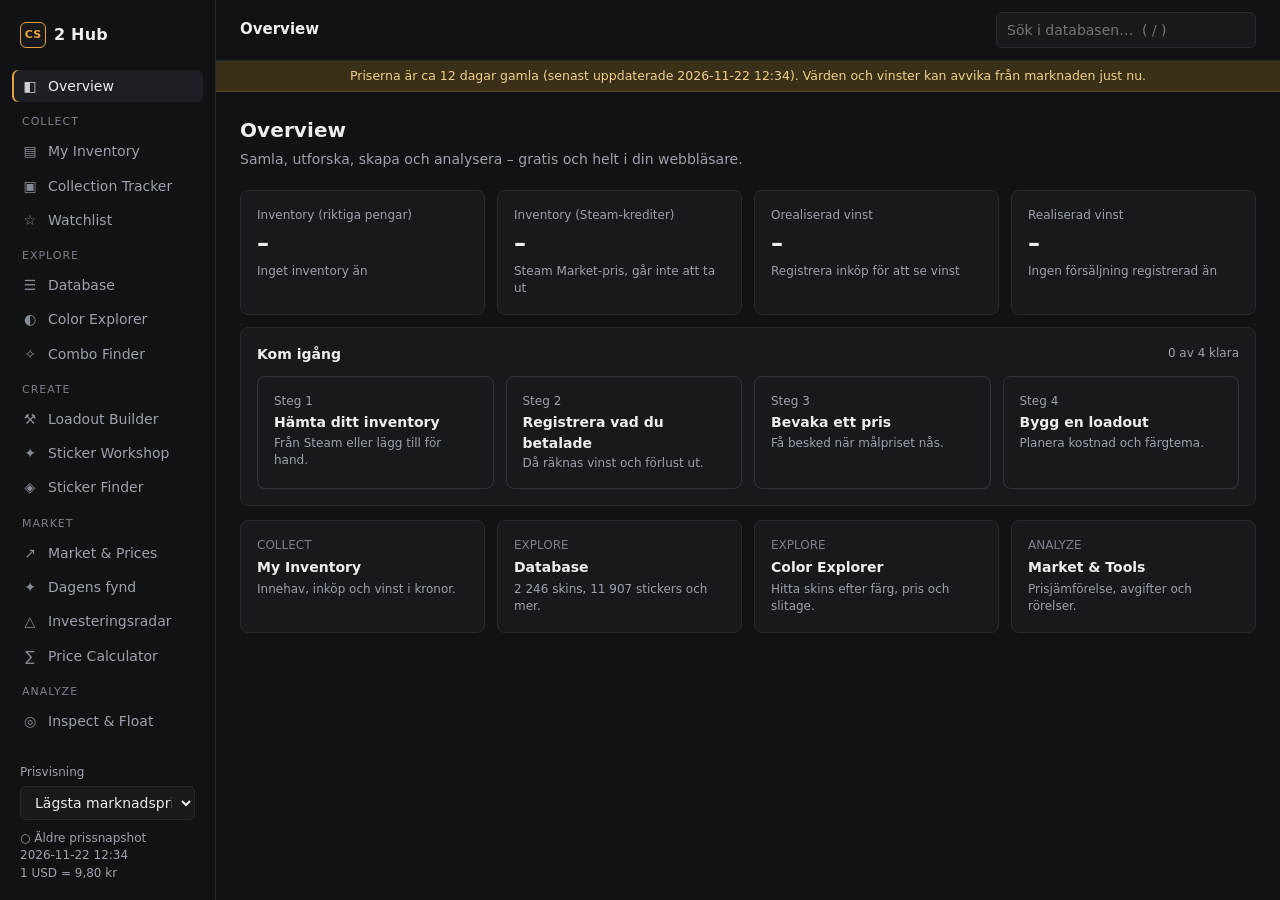
<file: site/index.html>
<!doctype html>
<html lang="sv">
<head>
<meta charset="utf-8">
<meta name="viewport" content="width=device-width, initial-scale=1, viewport-fit=cover">
<meta name="theme-color" content="#111214"><title>CS2 Hub</title>
<meta name="description" content="Gratis CS2-plattform: inventory, vinstspårning, skin-databas och färgutforskare.">
<link rel="icon" href="data:image/svg+xml,%3Csvg xmlns='http://www.w3.org/2000/svg' viewBox='0 0 32 32'%3E%3Crect width='32' height='32' rx='7' fill='%23181a1d'/%3E%3Cpath d='M9 22V10h6.5a3.5 3.5 0 0 1 0 7H12' fill='none' stroke='%23e8eaed' stroke-width='2.4'/%3E%3C/svg%3E">
<link rel="manifest" href="manifest.webmanifest">
<link rel="apple-touch-icon" href="icons/apple-touch-icon.png">
<script src="js/theme-boot.js"></script>
<!-- Starta hämtningen av data och kärnmoduler direkt, parallellt, i stället för att vänta på modulträdet (snabbare första laddning, särskilt på mobil) -->
<link rel="preload" as="fetch" href="data/skins.json" crossorigin>
<link rel="preload" as="fetch" href="data/stickers.json" crossorigin>
<link rel="preload" as="fetch" href="data/other.json" crossorigin>
<link rel="preload" as="fetch" href="data/collections.json" crossorigin>
<link rel="preload" as="fetch" href="data/prices.json" crossorigin>
<link rel="modulepreload" href="js/util.js"><link rel="modulepreload" href="js/data.js"><link rel="modulepreload" href="js/store.js"><link rel="modulepreload" href="js/search.js"><link rel="modulepreload" href="js/prefs.js">
<link rel="modulepreload" href="js/upkeep.js"><link rel="modulepreload" href="js/finance.js"><link rel="modulepreload" href="js/views/common.js"><link rel="modulepreload" href="js/backup-core.js"><link rel="modulepreload" href="js/pricing.js">
<link rel="preconnect" href="https://community.akamai.steamstatic.com"><link rel="preconnect" href="https://cdn.steamstatic.com">
<link rel="stylesheet" href="css/app.css">
</head>
<body>
<button type="button" class="skip" id="skipLink">Hoppa till innehållet</button>
<noscript><p style="padding:20px">CS2 Hub kräver JavaScript för att fungera.</p></noscript>
<div class="shell">
  <aside class="side" id="side">
    <a class="brand" href="#/overview"><span class="mark">CS</span><span>2 Hub</span></a>
    <nav id="nav"></nav>
    <div class="side-foot">
      <label class="muted small" for="priceMode" style="display:block;margin-bottom:4px">Prisvisning</label>
      <select class="inp" id="priceMode" style="width:100%;margin-bottom:10px"><option value="market">Lägsta marknadspris</option><option value="steam">Steam Market-pris</option></select>
      <div class="muted small" id="priceStatus">Priser laddas…</div>
      <div class="muted small" id="rateStatus"></div>
    </div>
  </aside>
  <main class="main">
    <header class="top">
      <button class="icon-btn menu-btn" id="menuBtn" aria-label="Meny">☰</button>
      <div class="top-title" id="topTitle"></div>
      <div class="top-actions">
        <input class="search" id="globalSearch" type="search" placeholder="Sök i databasen…  ( / )" autocomplete="off" aria-label="Sök i databasen">
      </div>
    </header>
    <div id="netBanner" class="netbanner" role="status" hidden>Du är offline – sidan visar sparad data och priserna kan vara gamla.</div>
    <div id="view" class="view" tabindex="-1" role="region" aria-label="Innehåll"><div class="muted" style="padding:6px 0 14px">Laddar databasen…</div></div>
  </main>
</div>
<nav class="tabbar" id="tabbar"></nav>
<div id="modalRoot"></div>
<div id="toast" class="toast" hidden role="status" aria-live="polite"></div>
<script type="module" src="js/app.js"></script>
</body>
</html>
</file>
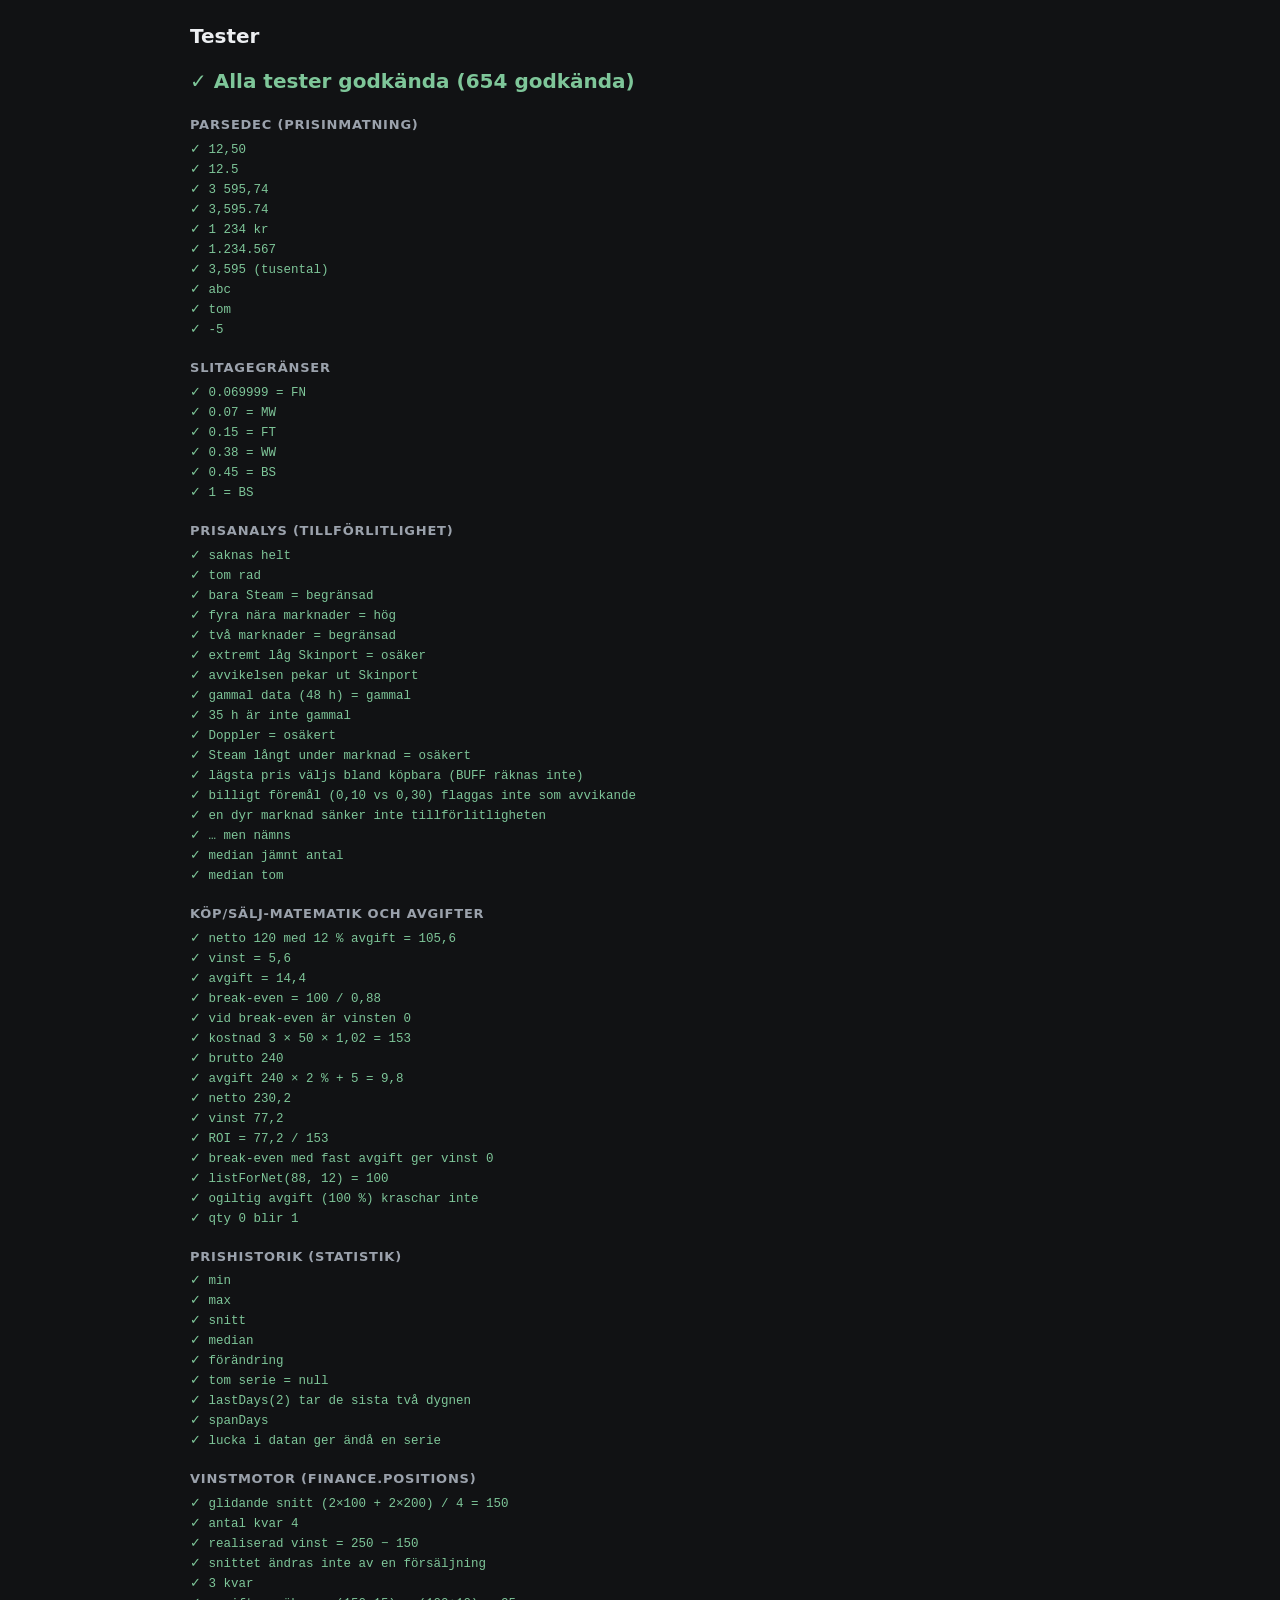
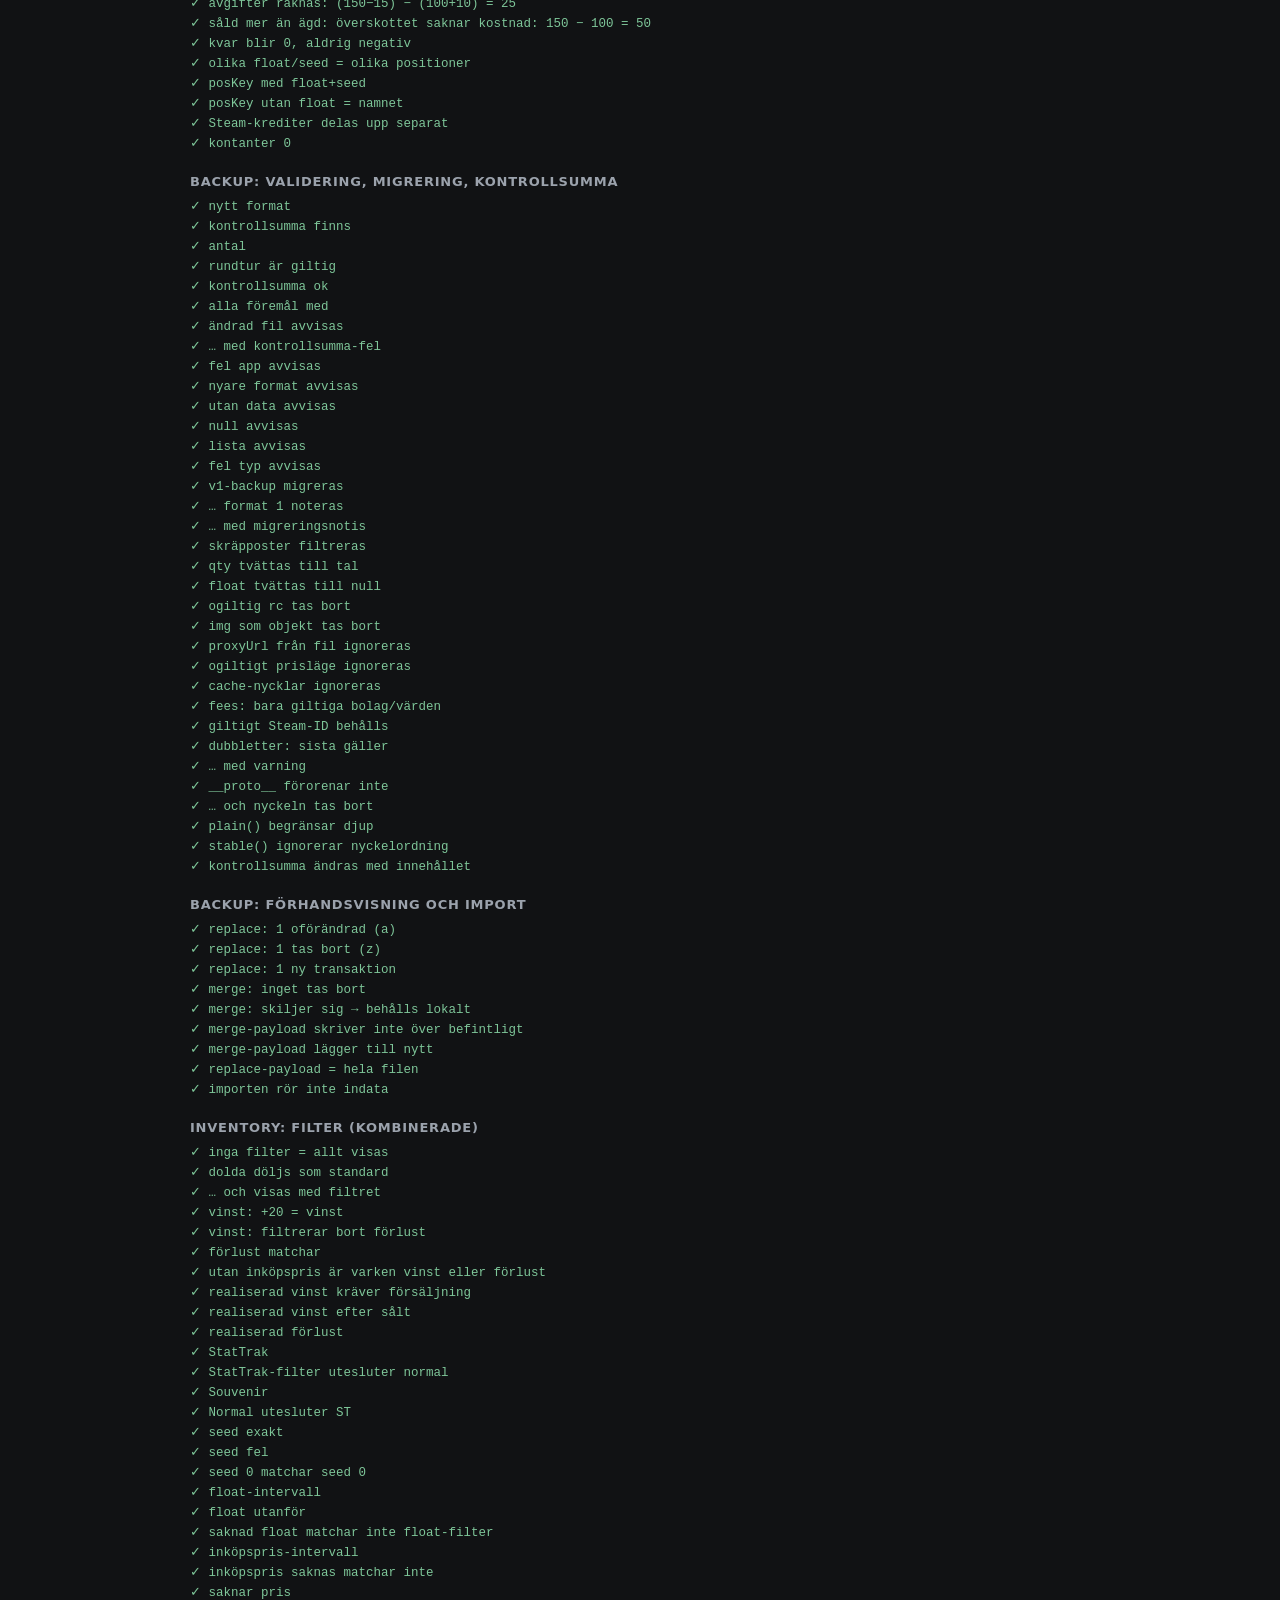
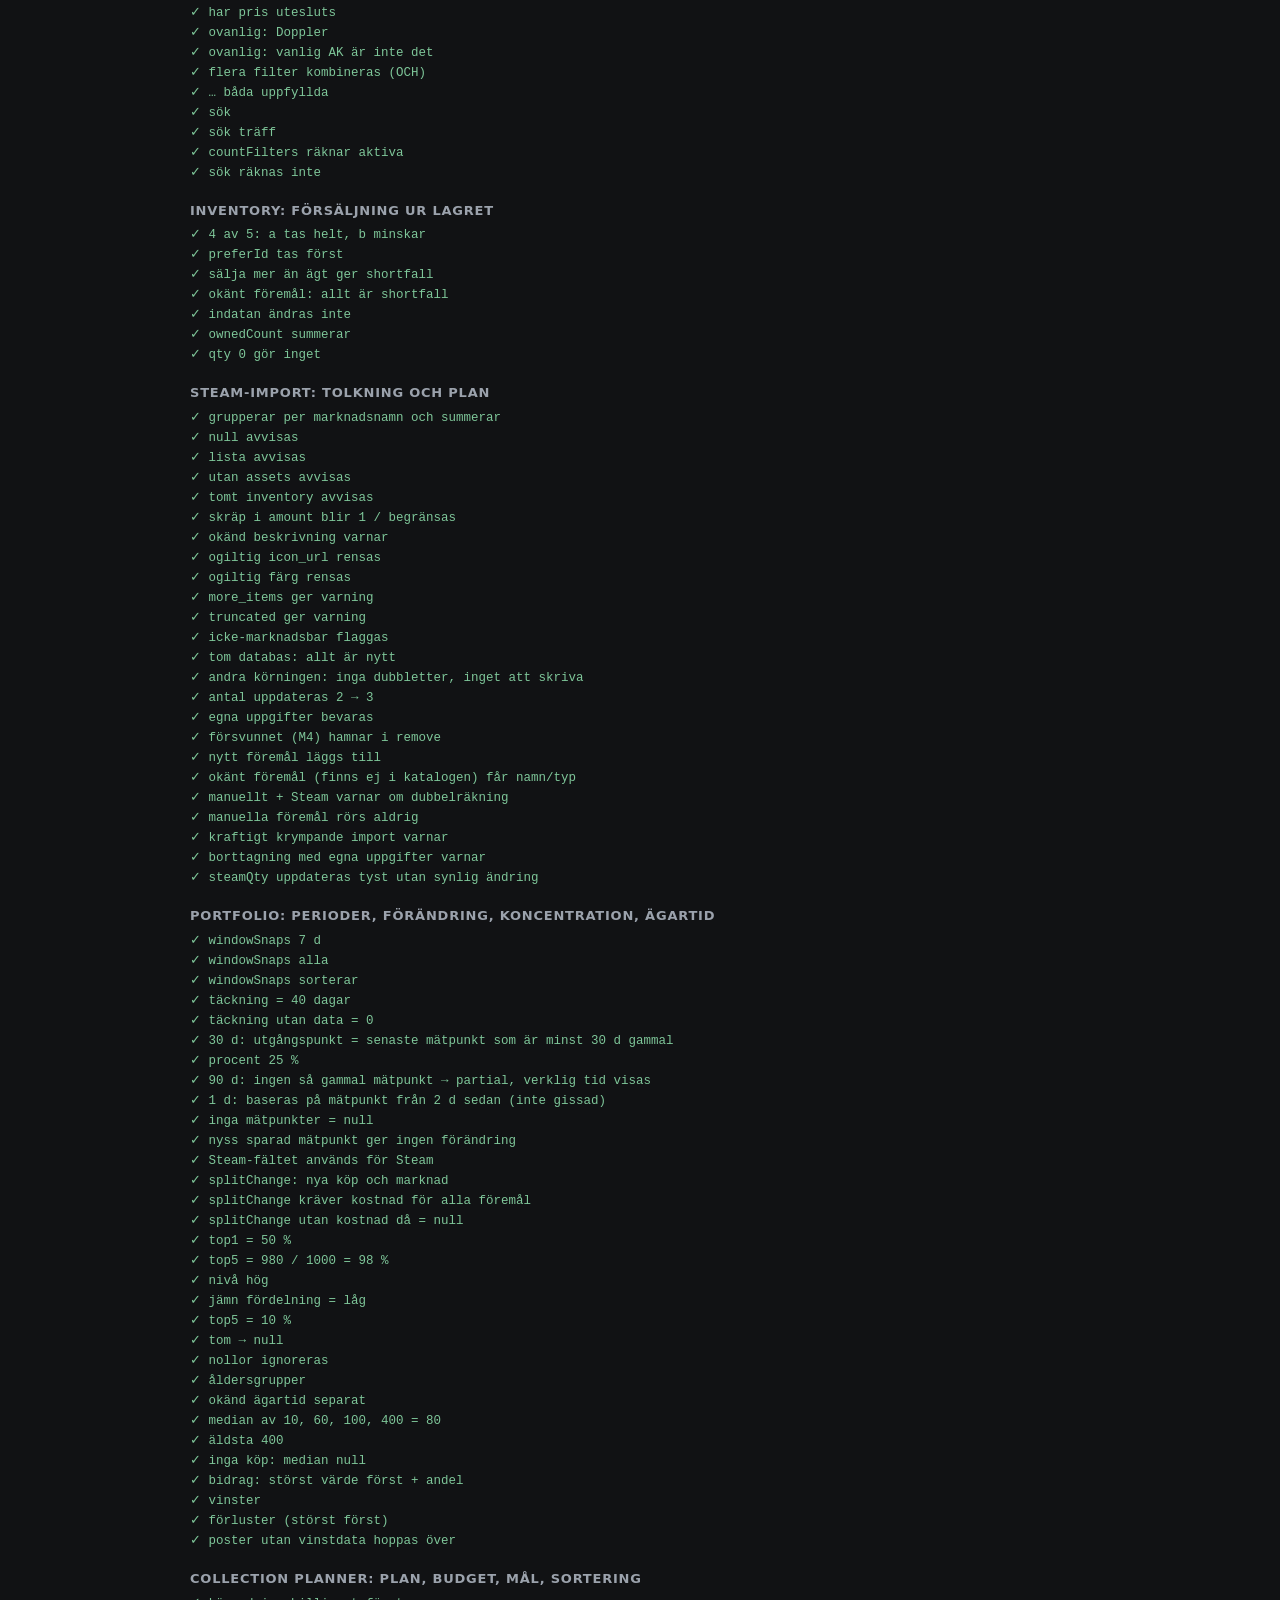
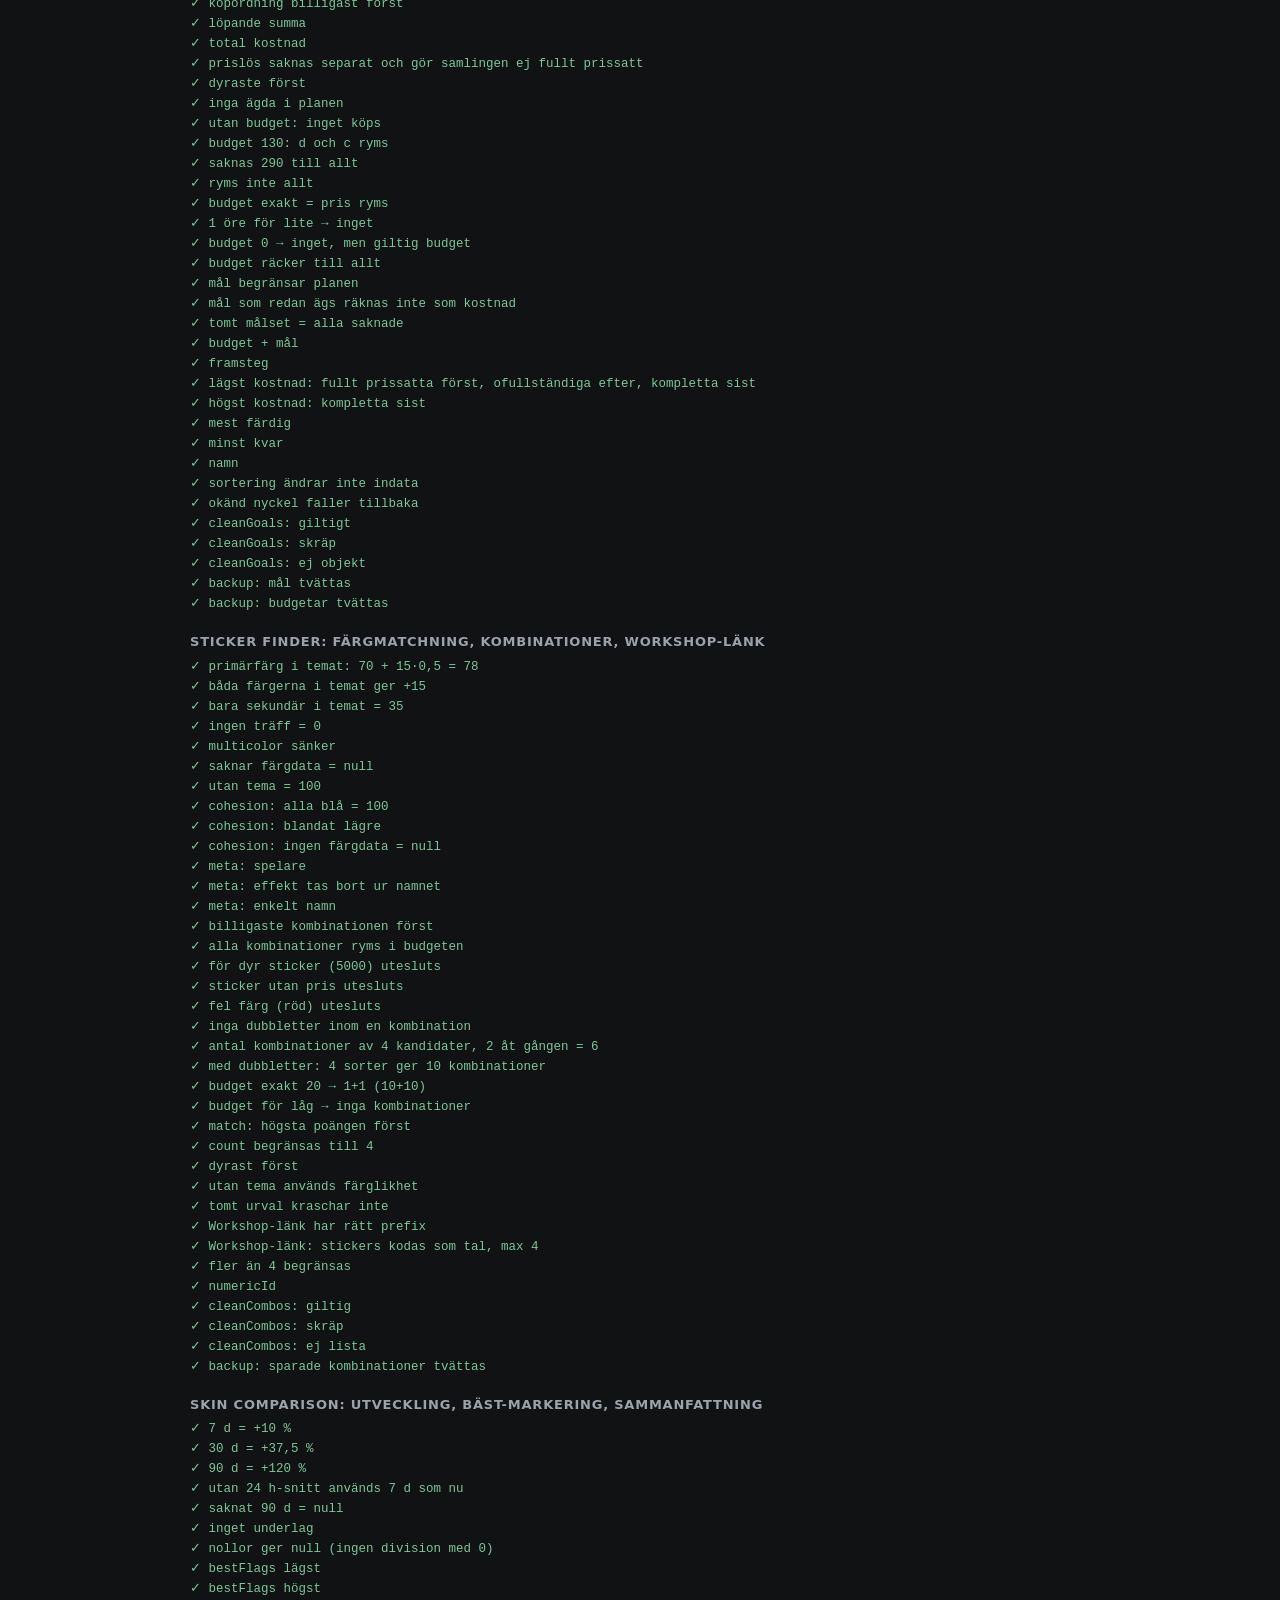
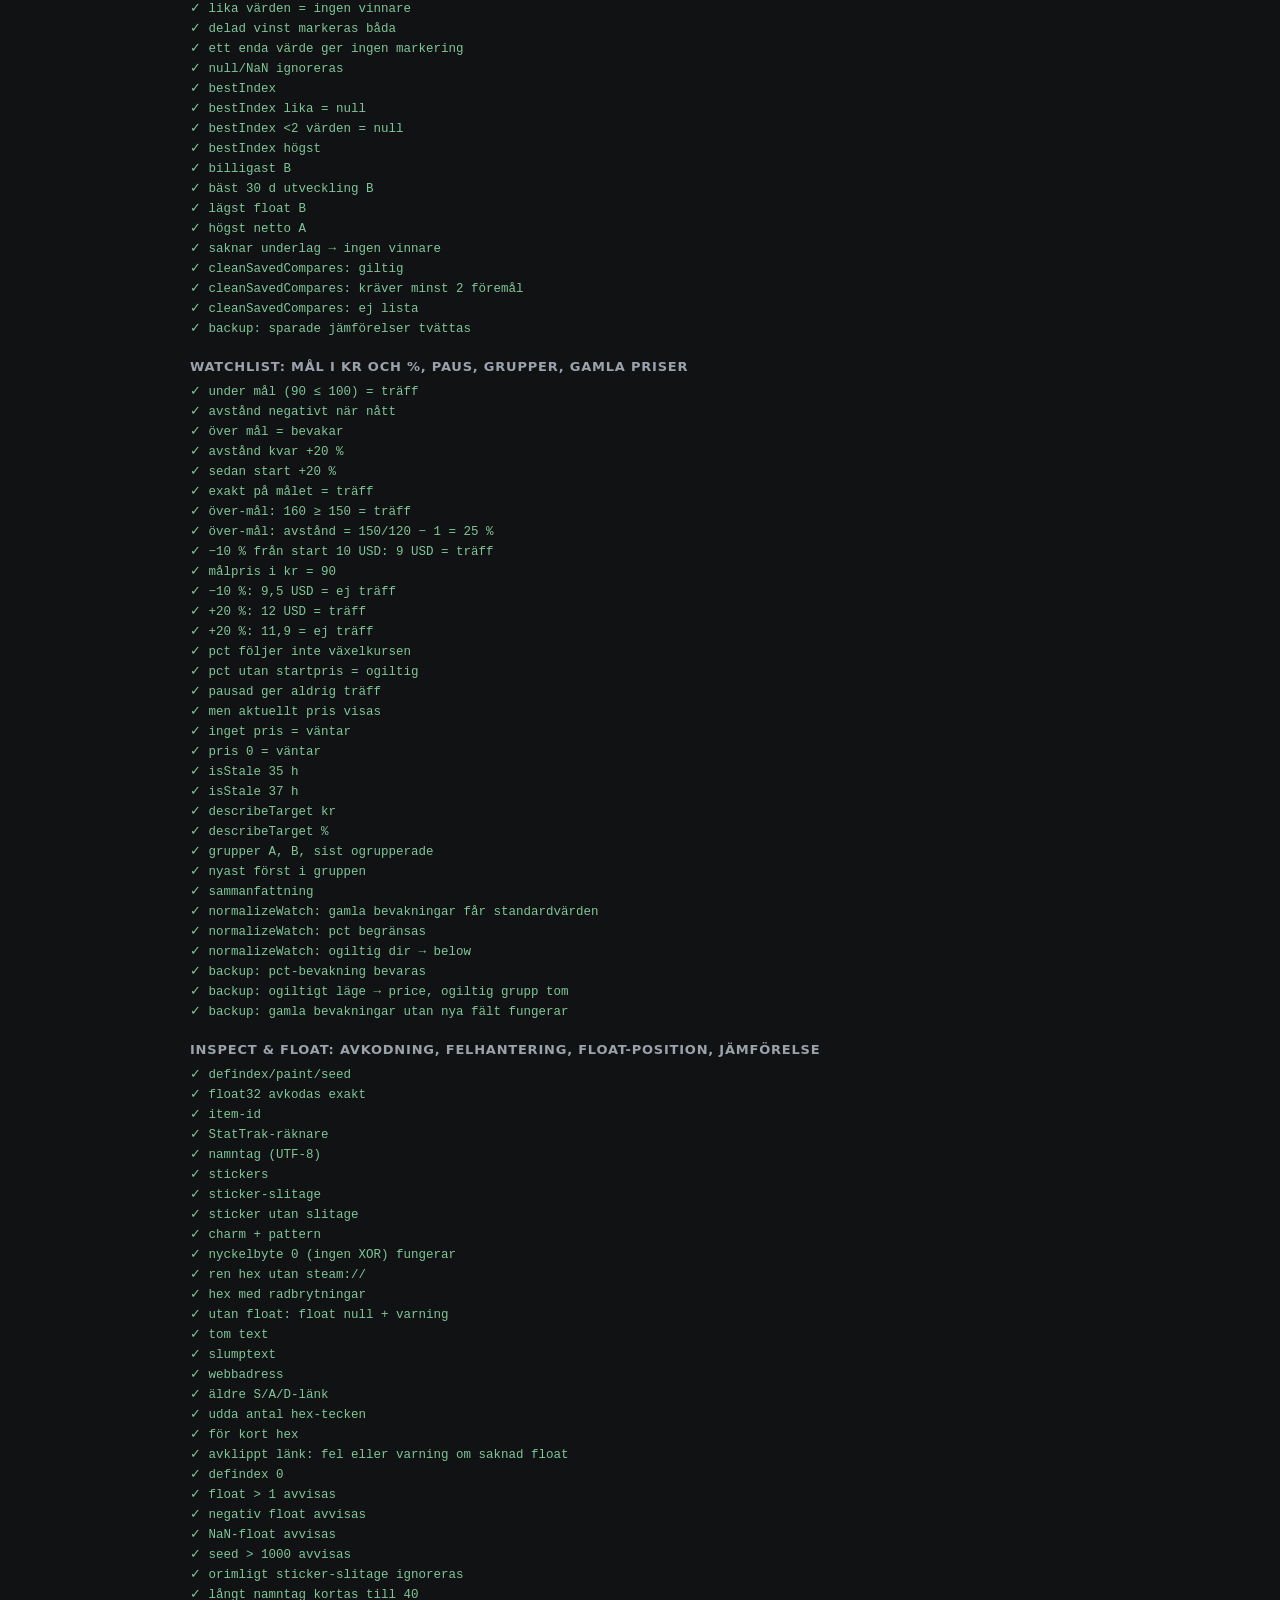
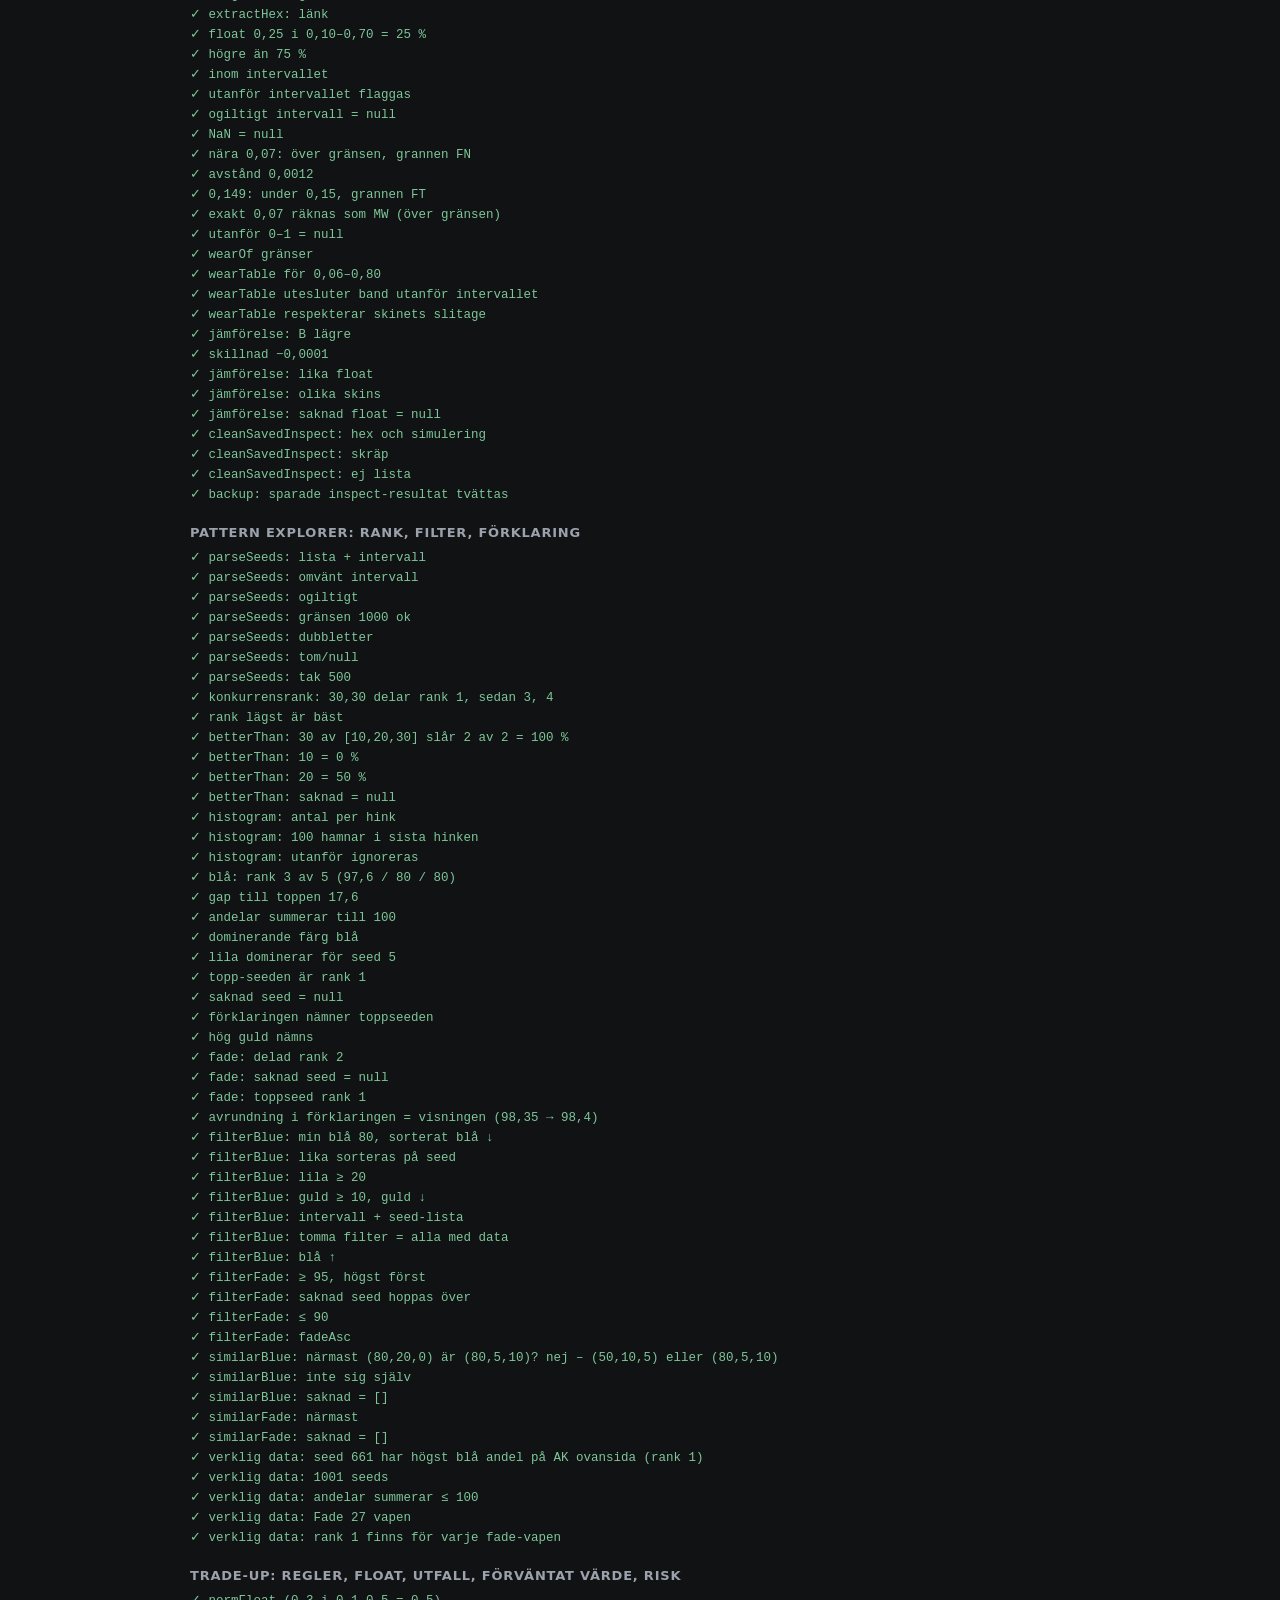
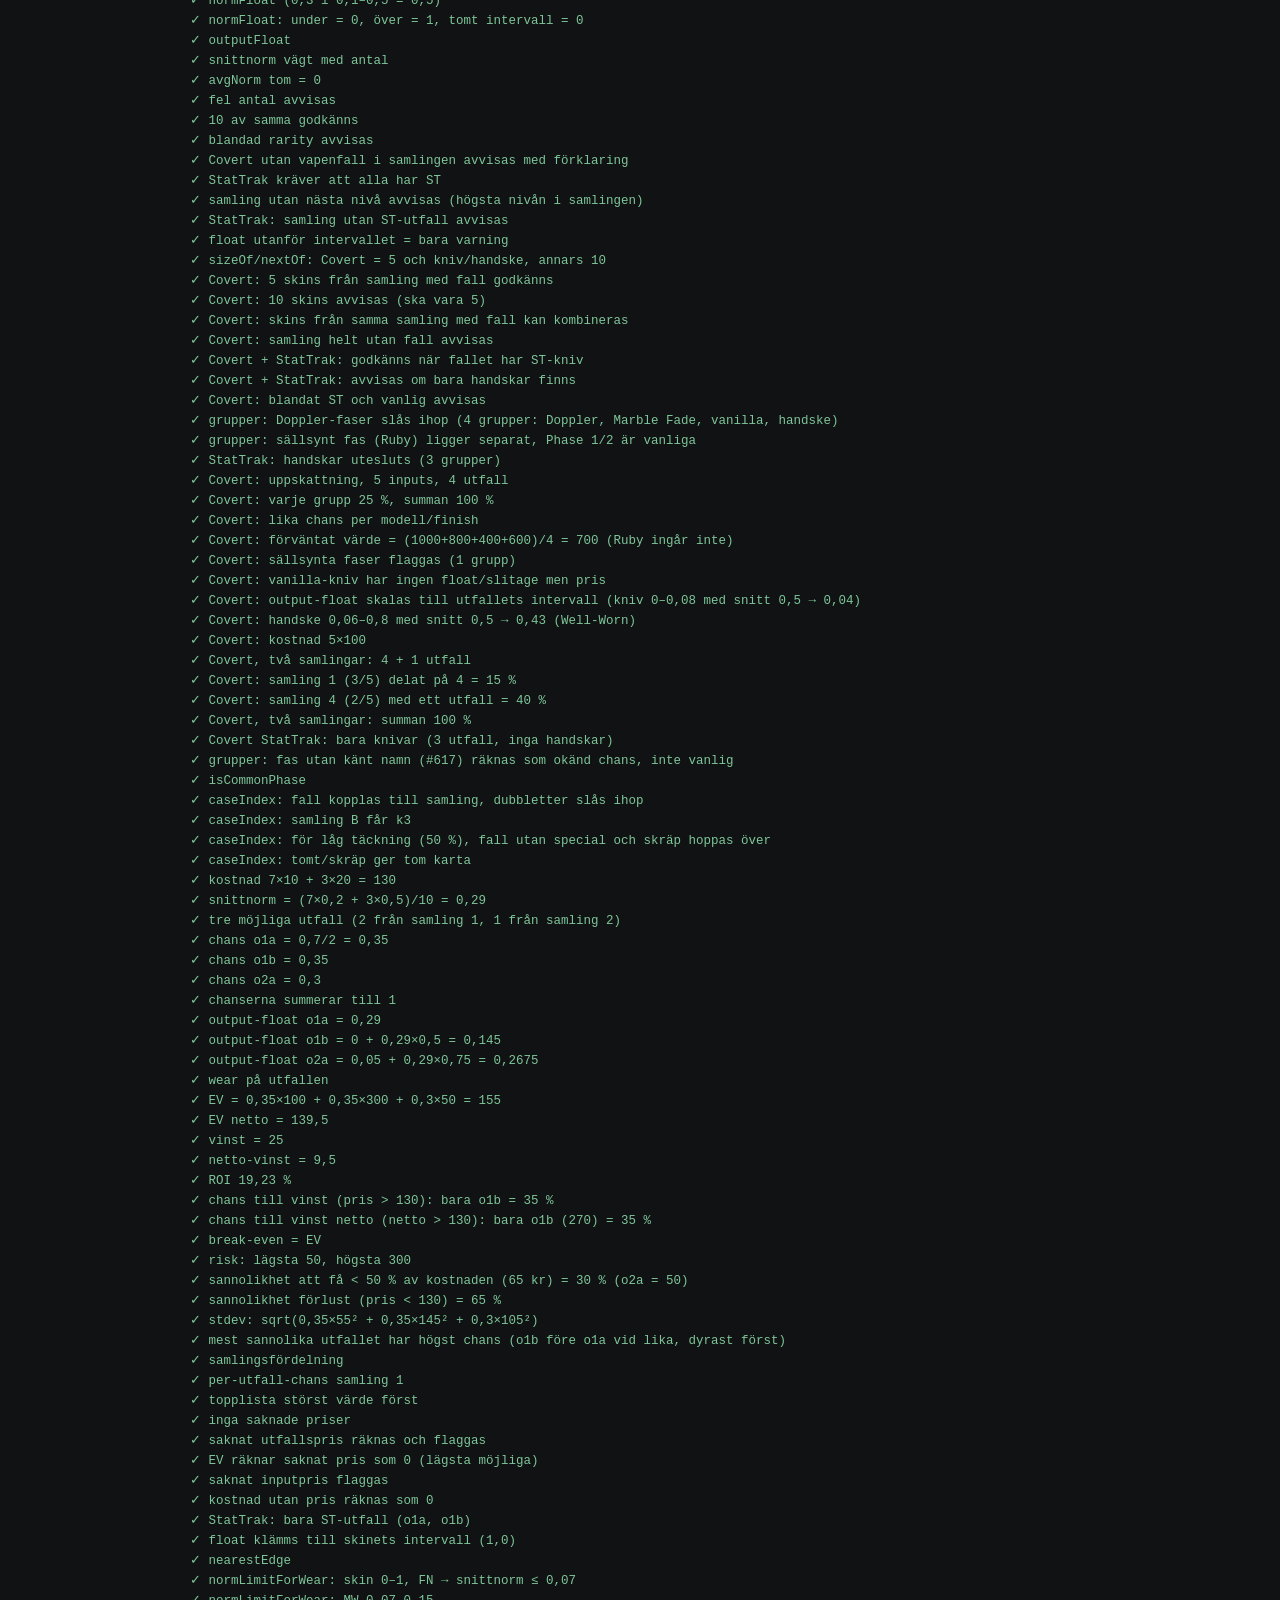
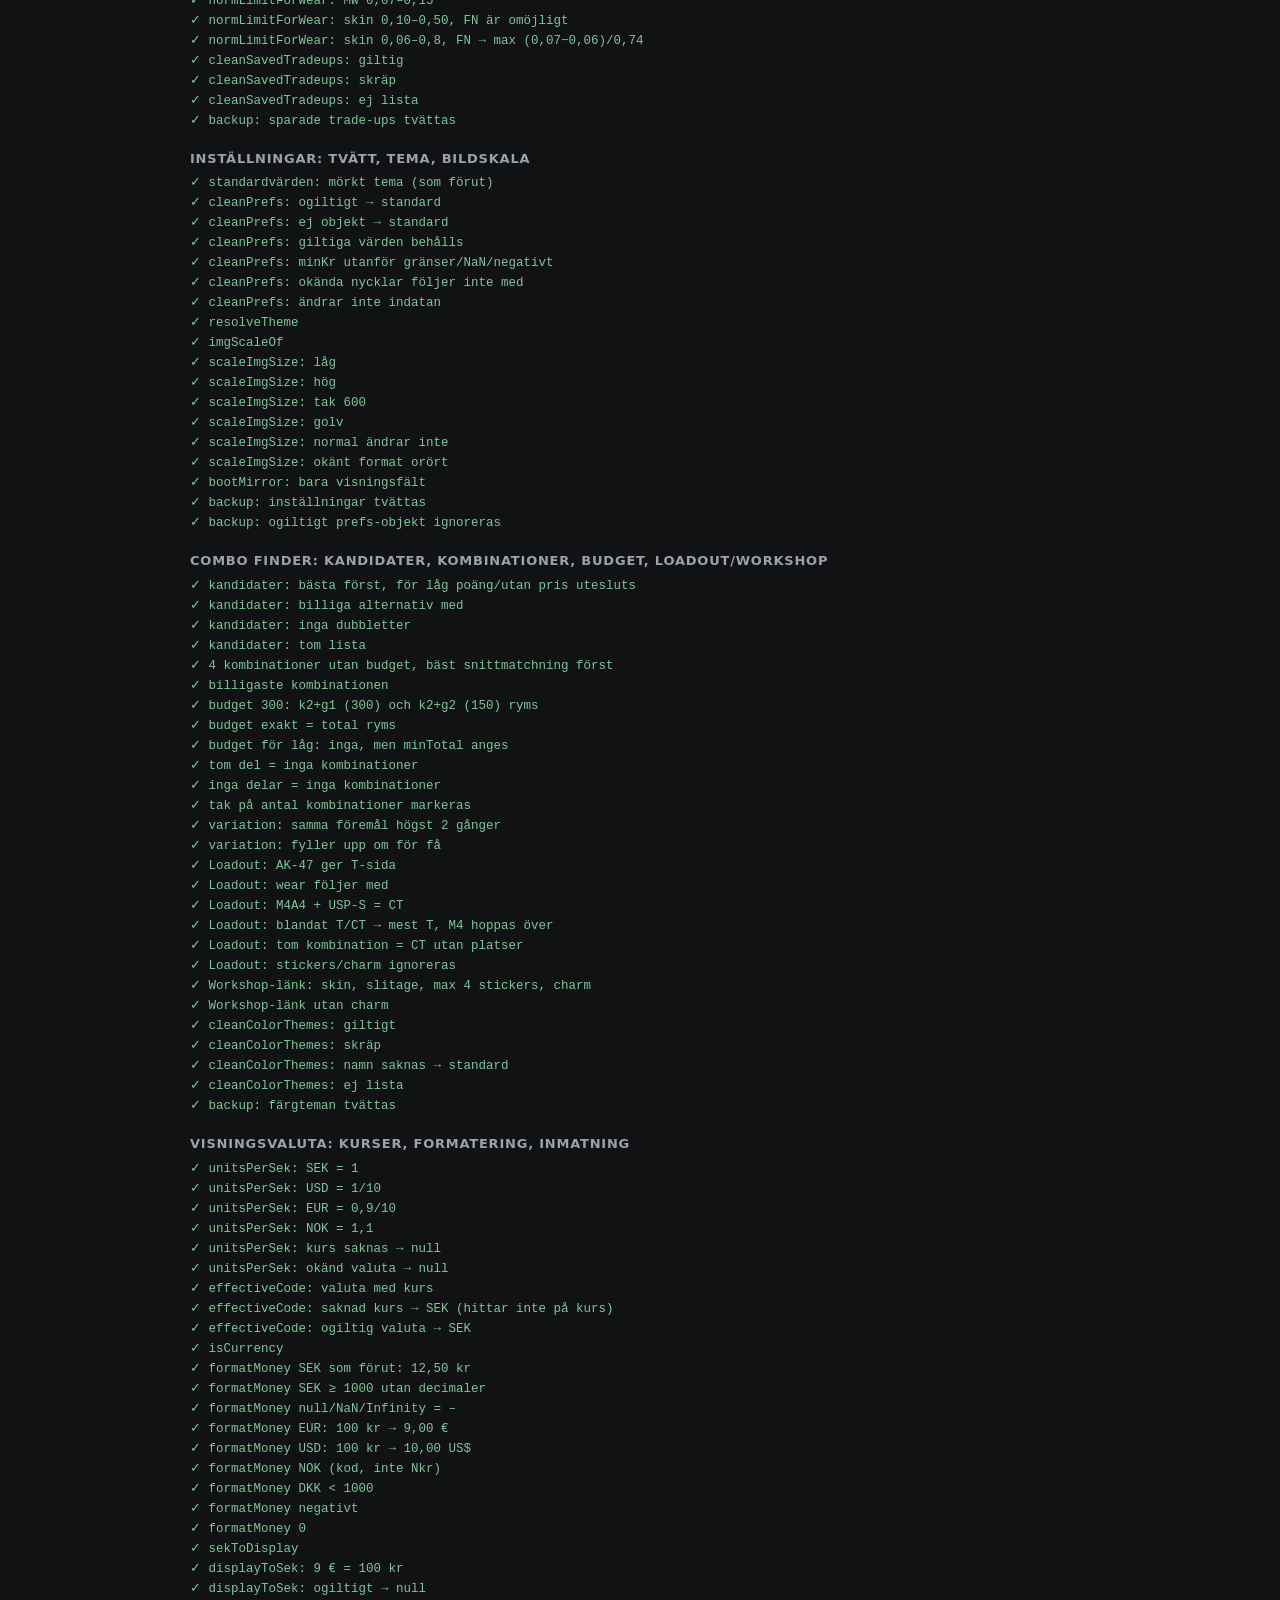
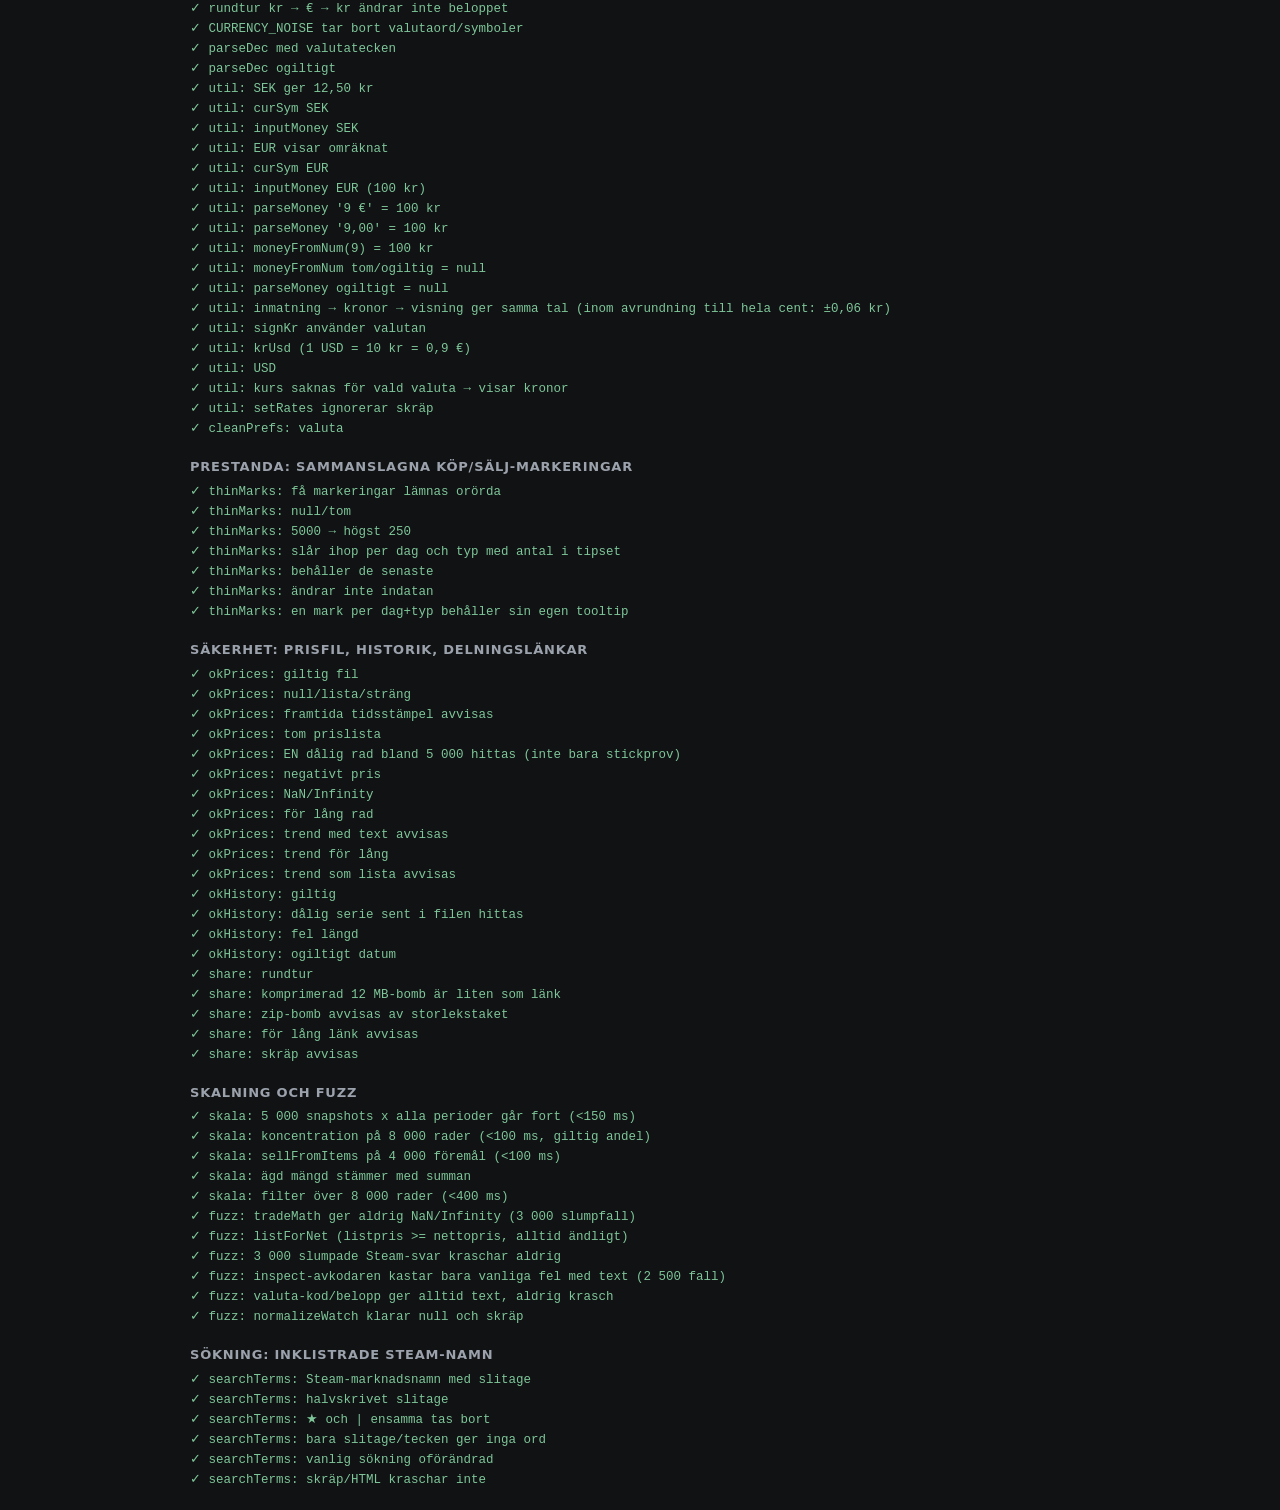
<file: site/tests.html>
<!doctype html>
<html lang="sv"><head><meta charset="utf-8"><meta name="viewport" content="width=device-width,initial-scale=1"><title>Tester</title>
<style>body{background:#111214;color:#eceef1;font:14px/1.6 system-ui,sans-serif;max-width:900px;margin:20px auto;padding:0 16px}h1{font-size:20px}h2{font-size:13px;text-transform:uppercase;letter-spacing:.06em;color:#9ba2ac;margin:18px 0 4px}.ok{color:#7ec699}.bad{color:#e8857a}div.ok,div.bad{font-family:ui-monospace,Consolas,monospace;font-size:12.5px}</style></head>
<body><h1>Tester</h1><div id="out"></div><script type="module" src="js/tests.js"></script></body></html>
</file>
<file: site/css/app.css>
:root{
  color-scheme:dark;
  --btn-text:#111; --btn-hover:#fff; --scroll:#3a3f46; --hover:rgba(255,255,255,.015); --dotb:rgba(255,255,255,.18);
  --glass:rgba(17,18,20,.92); --glass2:rgba(17,18,20,.78); --glass3:rgba(17,18,20,.6);
  --img1:#1f2227; --img2:#16181b; --hero1:#22262b; --hero2:#15171a; --fb1:#2b2f35; --fb2:#252930; --skel1:#1b1e22; --skel2:#23272c;
  --warn-bg:#3a2f17; --warn-fg:#f0d08a; --warn-bd:#5a4a2a; --amber:#d9b36a; --amber-bd:#6b5a35;
  --card-min:186px; --cell-y:8px; --panel-pad:16px; --view-pad:24px; --base-fs:14px;
}
:root[data-theme="light"]{
  color-scheme:light;
  --bg:#f5f6f8; --panel:#ffffff; --panel2:#eef0f3; --line:#e0e3e8; --line2:#cdd2d9;
  --text:#1b1e22; --muted:#596270; --faint:#78808b; --accent:#b36a00; --pos:#1d7a45; --neg:#c23b2e;
  --btn-text:#ffffff; --btn-hover:#000; --scroll:#c3c8cf; --hover:rgba(0,0,0,.025); --dotb:rgba(0,0,0,.18);
  --glass:rgba(245,246,248,.92); --glass2:rgba(255,255,255,.85); --glass3:rgba(255,255,255,.75);
  --img1:#fbfcfd; --img2:#e9ecf0; --hero1:#fbfcfd; --hero2:#e6e9ee; --fb1:#dfe3e8; --fb2:#d2d7de; --skel1:#e7e9ed; --skel2:#f2f3f6;
  --warn-bg:#fff3d6; --warn-fg:#6b4a00; --warn-bd:#e6cf94; --amber:#8a5a00; --amber-bd:#c9a45a;
}
:root[data-density="compact"]{--cell-y:4px; --panel-pad:10px; --view-pad:14px; --base-fs:13px}
:root[data-cards="small"]{--card-min:150px}
:root[data-cards="large"]{--card-min:240px}
:root[data-motion="off"] *{animation:none!important;transition:none!important}
/* Inbyggda färger i vyernas inline-stilar som behöver anpassas i ljust tema */
:root[data-theme="light"] [style*="#d9b36a"]{color:var(--amber)!important}
:root[data-theme="light"] [style*="border-color:#6b5a2e"]{border-color:var(--amber-bd)!important}
:root[data-theme="light"] .btn.danger-solid,:root[data-theme="light"] .btn.danger-solid:hover{color:#fff}
:root[data-theme="light"] .card:hover{box-shadow:0 8px 20px rgba(0,0,0,.12)}
:root[data-theme="light"] .sdrop,:root[data-theme="light"] .menu-pop{box-shadow:0 14px 40px rgba(0,0,0,.18)}
:root{
  --bg:#111214; --panel:#17191c; --panel2:#1c1f23; --line:#26292e; --line2:#31353b;
  --text:#eceef1; --muted:#9ba2ac; --faint:#7a818b; --accent:#e9a23b;
  --pos:#7ec699; --neg:#e8857a;
  --r:8px;
  --mono:ui-monospace,"Cascadia Mono","SF Mono",Consolas,monospace;
  --sans:Inter,system-ui,-apple-system,"Segoe UI",Roboto,sans-serif;
}
*{box-sizing:border-box;scrollbar-width:thin;scrollbar-color:var(--scroll) transparent}
::-webkit-scrollbar{width:8px;height:8px}::-webkit-scrollbar-thumb{background:var(--scroll);border-radius:4px}::-webkit-scrollbar-track{background:transparent}

html,body{margin:0;background:var(--bg);color:var(--text);font:var(--base-fs)/1.45 var(--sans);-webkit-font-smoothing:antialiased}
a{color:inherit;text-decoration:none}
button,input,select,textarea{font:inherit;color:inherit}
.muted{color:var(--muted)} .faint{color:var(--faint)} .small{font-size:12px}
.num{font-variant-numeric:tabular-nums;font-feature-settings:"tnum"}
.pos{color:var(--pos)} .neg{color:var(--neg)}
.shell{display:grid;grid-template-columns:216px 1fr;min-height:100vh}
.side{position:sticky;top:0;height:100vh;border-right:1px solid var(--line);padding:18px 12px;display:flex;flex-direction:column;gap:18px;background:var(--bg);z-index:30}
.brand{display:flex;align-items:center;min-height:34px;gap:8px;font-weight:600;font-size:16px;padding:0 8px;letter-spacing:.2px}
.brand .mark{display:inline-grid;place-items:center;width:26px;height:26px;border:1px solid var(--accent);color:var(--accent);border-radius:6px;font-size:11px;font-weight:700;background:var(--panel)}
#nav{display:flex;flex-direction:column;gap:2px;overflow:auto}
#nav .grp{font-size:11px;text-transform:uppercase;letter-spacing:.09em;color:var(--faint);padding:10px 10px 3px}
#nav a{display:flex;align-items:center;gap:10px;padding:6px 10px;border-radius:6px;color:var(--muted);transition:background .12s,color .12s}
#nav a:hover{background:var(--panel);color:var(--text)}
#nav a.on{background:var(--panel2);color:var(--text);box-shadow:inset 2px 0 0 var(--accent)}
#nav a .ico{width:16px;text-align:center;opacity:.85}
.side-foot{margin-top:auto;padding:0 8px}
.main{min-width:0}
.top{display:flex;align-items:center;gap:12px;padding:12px 24px;border-bottom:1px solid var(--line);position:sticky;top:0;background:var(--glass);backdrop-filter:blur(8px);z-index:20}
.top-title{font-weight:600;font-size:15px}
.top-actions{margin-left:auto}
.menu-btn{display:none}
.view{padding:var(--view-pad);max-width:1400px}
.view:focus{outline:none}
.skip{position:absolute;left:8px;top:-60px;z-index:500;background:var(--text);color:var(--btn-text);border:0;border-radius:6px;padding:8px 14px;font-weight:600;cursor:pointer}
.skip:focus{top:8px}
/* Långa kortlistor: rendera bara det som syns (snabbare scroll och laddning) */
.cards>.card{content-visibility:auto;contain-intrinsic-size:auto 230px}
.icon-btn{background:none;border:1px solid var(--line);border-radius:6px;padding:4px 9px;cursor:pointer}
.search,.inp,select.inp{background:var(--panel);border:1px solid var(--line);border-radius:6px;padding:7px 10px;outline:none;min-width:0}
.search{width:260px}
.search:focus,.inp:focus{border-color:var(--faint)}
select.inp{padding-right:6px}
h1{font-size:20px;margin:0 0 4px;font-weight:600;letter-spacing:.1px}
h2{font-size:13px;margin:0 0 10px;font-weight:600;color:var(--muted);text-transform:uppercase;letter-spacing:.08em}
h3{font-size:14px;margin:0 0 8px;font-weight:600}
.lead{color:var(--muted);margin:0 0 20px}
.panel{background:var(--panel);border:1px solid var(--line);border-radius:var(--r);padding:var(--panel-pad)}
.grid{display:grid;gap:12px}
.cols-4{grid-template-columns:repeat(4,minmax(0,1fr))}
.cols-3{grid-template-columns:repeat(3,minmax(0,1fr))}
.cols-2{grid-template-columns:repeat(2,minmax(0,1fr))}
.stat .lbl{font-size:12px;color:var(--muted)}
.stat .val{font-size:24px;font-weight:600;margin-top:2px;font-variant-numeric:tabular-nums}
.stat .sub{font-size:12px;color:var(--muted);margin-top:2px}
hr{border:0;border-top:1px solid var(--line);margin:16px 0}
.btn{background:var(--text);color:var(--btn-text);border:1px solid var(--text);border-radius:6px;padding:7px 14px;font-weight:600;cursor:pointer;transition:background .12s,border-color .12s,transform .06s}
.btn:hover{background:var(--btn-hover)}
.btn:active{transform:translateY(1px)}
.btn[disabled]{opacity:.45;cursor:not-allowed}
.btn.ghost{background:none;color:var(--text);border:1px solid var(--line2);font-weight:500}
.btn.ghost:hover{background:var(--panel2);border-color:var(--faint)}
.btn.sm{padding:4px 9px;font-size:12px}
.btn.danger{color:var(--neg);border-color:color-mix(in srgb,var(--neg) 40%,var(--line))}
.btn.danger-solid{background:#b8453b;border-color:#b8453b;color:#fff}
.btn:focus-visible,.chip:focus-visible,.inp:focus-visible,a:focus-visible,select:focus-visible{outline:2px solid var(--accent);outline-offset:2px}
.miss{display:inline-block;font:500 11px/1.4 var(--sans);color:var(--amber);border:1px dashed var(--amber-bd);border-radius:4px;padding:0 6px;white-space:nowrap}
.mini{font:600 9.5px/1.5 var(--sans);color:var(--muted);border:1px solid var(--line2);border-radius:3px;padding:0 4px;margin-left:4px}
.flags{float:right;font-family:var(--sans)}
.hov{fill:transparent;cursor:crosshair}.hov:hover{fill:rgba(233,162,59,.35)}
.skel .im,.skel .t1,.skel .t2{background:linear-gradient(90deg,var(--skel1) 25%,var(--skel2) 50%,var(--skel1) 75%);background-size:200% 100%;animation:sh 1.2s infinite;border-radius:4px;color:transparent}
@keyframes sh{to{background-position:-200% 0}}
.empty-ico{font-size:28px;color:var(--faint);margin-bottom:6px}
.sel-col{width:34px}
.sdrop{position:absolute;right:0;top:calc(100% + 6px);width:min(440px,92vw);background:var(--panel2);border:1px solid var(--line2);border-radius:10px;box-shadow:0 14px 40px rgba(0,0,0,.55);max-height:70vh;overflow:auto;z-index:60;padding:4px}
.sdrop a{display:flex;align-items:center;gap:10px;padding:6px 8px;border-radius:7px}
.sdrop a.on,.sdrop a:hover{background:var(--panel)}
.sdrop img{width:48px;height:36px;object-fit:contain;flex:none}
.sdrop .sn{flex:1;min-width:0;display:flex;flex-direction:column}.sdrop .sn b{font-weight:600;white-space:nowrap;overflow:hidden;text-overflow:ellipsis}.sdrop .sn small{color:var(--muted)}
.sdrop .sp{font:12.5px var(--mono);white-space:nowrap}.sdrop .sall{color:var(--muted);justify-content:center;font-size:12px;border-top:1px solid var(--line);border-radius:0;margin-top:2px}
.netbanner{background:var(--warn-bg);color:var(--warn-fg);font-size:12.5px;text-align:center;padding:6px 12px;border-bottom:1px solid var(--warn-bd)}
@media (max-width:760px){.sdrop{position:fixed;left:8px;right:8px;top:54px;width:auto}}
.kpis{display:grid;grid-template-columns:repeat(auto-fit,minmax(165px,1fr));gap:10px;margin-bottom:14px}
.kpis .stat{padding:12px 14px}.kpis .stat .val{font-size:21px}
.seg.sm button{padding:2px 8px;font-size:11.5px}
.btn.on-filter{border-color:var(--accent);color:var(--accent)}
.fgrid{display:grid;grid-template-columns:repeat(auto-fit,minmax(170px,1fr));gap:8px;align-items:center}
.fgrid .inp{width:100%}
.linkbtn{background:none;border:0;padding:0;color:var(--accent);cursor:pointer;font:inherit;font-size:12.5px}.linkbtn:hover{text-decoration:underline}
.menu-pop{position:fixed;z-index:250;min-width:170px;background:var(--panel2);border:1px solid var(--line2);border-radius:8px;padding:4px;box-shadow:0 10px 30px rgba(0,0,0,.5);display:flex;flex-direction:column}
.menu-pop button,.menu-pop a{background:none;border:0;text-align:left;padding:7px 10px;border-radius:5px;cursor:pointer;color:var(--text);font:inherit}
.menu-pop button:hover,.menu-pop a:hover{background:var(--panel)}.menu-pop .danger{color:var(--neg)}
.inv-card .ck{position:absolute;left:8px;top:8px;z-index:2;opacity:.75}
.inv-card:hover .ck,.inv-card .ck:has(input:checked){opacity:1}
.inv-card .corner{position:absolute;font-size:11px;font-weight:600;padding:1px 7px;border-radius:4px;background:var(--glass2);color:var(--muted)}
.inv-card .corner.tl{right:8px;top:8px}.inv-card .corner:empty{display:none}
.inv-card .corner.br{right:8px;bottom:8px;font-variant-numeric:tabular-nums}.inv-card .corner.pos{color:var(--pos)}.inv-card .corner.neg{color:var(--neg)}
.inv-card .im{aspect-ratio:4/3}
.bulkbar{position:sticky;top:56px;z-index:15;background:var(--panel2);border:1px solid var(--line2);border-radius:8px;padding:8px 12px;margin-bottom:10px;display:flex;gap:8px;align-items:center;flex-wrap:wrap}
@media (prefers-reduced-motion:reduce){*{animation:none!important;transition:none!important}}
.row{display:flex;gap:8px;align-items:center;flex-wrap:wrap}
.spread{justify-content:space-between}
.toolbar{display:flex;gap:8px;flex-wrap:wrap;margin-bottom:14px;align-items:center}
.tabs{display:flex;gap:2px;border-bottom:1px solid var(--line);margin-bottom:16px;overflow:auto;scrollbar-width:none}
.tabs a,.tabs button{background:none;border:0;border-bottom:2px solid transparent;padding:8px 12px;color:var(--muted);cursor:pointer;white-space:nowrap}
.tabs .on{color:var(--text);border-bottom-color:var(--text)}
.chips{display:flex;gap:6px;flex-wrap:wrap}
.chip{border:1px solid var(--line2);background:none;border-radius:99px;padding:3px 11px;font-size:12px;color:var(--muted);cursor:pointer;display:inline-flex;align-items:center;gap:6px}
.chip.on{color:var(--text);border-color:var(--text);background:var(--panel2)}
.dot{width:10px;height:10px;border-radius:50%;display:inline-block;border:1px solid var(--dotb)}
/* item cards */
.cards{display:grid;grid-template-columns:repeat(auto-fill,minmax(var(--card-min),1fr));gap:12px}
.cards.compact{grid-template-columns:repeat(auto-fill,minmax(150px,1fr));gap:8px}
.cards>*,.grid>*{min-width:0}
.panel h2,.stat .lbl,.stat .sub{overflow-wrap:anywhere}
.panel select.inp,.stat .inp{max-width:100%}
.stat select.inp{width:100%}
.card{background:var(--panel);border:1px solid var(--line);border-radius:var(--r);overflow:hidden;position:relative;display:flex;flex-direction:column;transition:border-color .12s,transform .12s,box-shadow .12s}
.card:hover{border-color:var(--line2);transform:translateY(-2px);box-shadow:0 8px 20px rgba(0,0,0,.35)}
.card .im{aspect-ratio:4/3;display:grid;place-items:center;background:radial-gradient(ellipse at 50% 60%,var(--img1),var(--img2) 70%);position:relative}
.card .im img{max-width:88%;max-height:88%;object-fit:contain;filter:drop-shadow(0 6px 10px rgba(0,0,0,.45))}
.card .bar{height:2px;background:var(--rc,#666)}
.card .bd{padding:9px 11px 11px;display:flex;flex-direction:column;gap:2px;min-height:62px}
.card .t1{font-size:11.5px;color:var(--muted);white-space:nowrap;overflow:hidden;text-overflow:ellipsis}
.card .t2{font-weight:600;white-space:nowrap;overflow:hidden;text-overflow:ellipsis}
.card .pr{margin-top:auto;padding-top:4px;font-variant-numeric:tabular-nums;font-family:var(--mono);font-size:13px}
.card .fav{position:absolute;right:6px;top:6px;background:var(--glass3);border:0;border-radius:5px;cursor:pointer;color:var(--muted);padding:2px 6px}
.card .fav.on{color:#e8c26a}
.card .tag{position:absolute;left:8px;top:8px;font-size:10.5px;color:var(--muted);background:var(--glass2);padding:1px 6px;border-radius:4px}
/* table-ish list */
.tbl{width:100%;border-collapse:collapse}
.tbl th{font-size:11px;text-transform:uppercase;letter-spacing:.07em;color:var(--faint);text-align:left;padding:var(--cell-y) 10px;border-bottom:1px solid var(--line);font-weight:600;white-space:nowrap}
.tbl td{padding:var(--cell-y) 10px;border-bottom:1px solid var(--line);vertical-align:middle}
.tbl tr:hover td{background:var(--hover)}
.tbl .r,.tbl td.num,.tbl td.pos,.tbl td.neg{text-align:right;white-space:nowrap}.tbl td.num,.tbl td.pos,.tbl td.neg{text-align:inherit}
.tbl .nm{display:flex;align-items:center;gap:10px;min-width:0}
.tbl .nm img{width:56px;height:42px;object-fit:contain;flex:none}
.tbl .nm .n1{font-size:11.5px;color:var(--muted)}
.tbl .nm .n2{font-weight:600}
.rar{display:inline-block;width:3px;height:30px;border-radius:2px;background:var(--rc,#666);flex:none}
.scroll-x{overflow-x:auto}
/* modal */
.modal-back{position:fixed;inset:0;background:rgba(0,0,0,.6);z-index:100;display:grid;place-items:center;padding:16px}
.modal{background:var(--panel);border:1px solid var(--line2);border-radius:10px;width:min(560px,100%);max-height:92vh;overflow:auto;padding:20px}
.modal.wide{width:min(820px,100%)}
.modal h3{font-size:16px}
.form{display:grid;gap:10px;grid-template-columns:repeat(2,minmax(0,1fr))}
.form .full{grid-column:1/-1}
.form label{display:grid;gap:4px;font-size:12px;color:var(--muted)}
.form .inp{width:100%;color:var(--text)}
.pick{border:1px solid var(--line);border-radius:6px;max-height:210px;overflow:auto}
.pick button{display:flex;width:100%;gap:10px;align-items:center;background:none;border:0;border-bottom:1px solid var(--line);padding:6px 8px;cursor:pointer;text-align:left}
.pick button:hover{background:var(--panel2)}
.pick img{width:44px;height:33px;object-fit:contain}
.toast{position:fixed;left:50%;bottom:76px;transform:translateX(-50%);background:var(--text);color:var(--btn-text);padding:8px 14px;border-radius:7px;z-index:200;font-weight:500}
/* float bar */
.fbar{position:relative;height:8px;border-radius:4px;background:linear-gradient(90deg,var(--fb1) 0 7%,var(--fb2) 7% 15%,var(--fb1) 15% 38%,var(--fb2) 38% 45%,var(--fb1) 45% 100%);margin:10px 0 4px}
.fbar i{position:absolute;top:-3px;height:14px;border-radius:3px;background:var(--text);opacity:.9}
.fscale{display:flex;justify-content:space-between;font-size:10.5px;color:var(--faint);font-family:var(--mono)}
.kv{display:grid;grid-template-columns:auto 1fr;gap:6px 18px}
.kv dt{color:var(--muted)} .kv dd{margin:0;text-align:right}
.empty{padding:36px 16px;text-align:center;color:var(--muted);border:1px dashed var(--line2);border-radius:var(--r)}
.hero-img{aspect-ratio:4/3;background:radial-gradient(ellipse at 50% 60%,var(--hero1),var(--hero2) 72%);border-radius:var(--r);display:grid;place-items:center;border:1px solid var(--line)}
.hero-img img{max-width:92%;max-height:92%;filter:drop-shadow(0 12px 18px rgba(0,0,0,.5))}
.seg{display:inline-flex;border:1px solid var(--line2);border-radius:6px;overflow:hidden}
.seg button{background:none;border:0;padding:5px 11px;color:var(--muted);cursor:pointer}
.seg button.on{background:var(--panel2);color:var(--text)}
.chart{width:100%;height:auto;display:block;color:var(--text)}
.chart text{fill:var(--faint);font-size:10px;font-family:var(--mono)}
.legend-bar{display:flex;height:6px;border-radius:3px;overflow:hidden;gap:2px;margin:8px 0}
.legend-bar i{background:var(--faint)}
.more{display:block;margin:18px auto;text-align:center}
.split{grid-template-columns:minmax(0,3fr) minmax(0,2fr)}
.tabbar{display:none}
@media (max-width:900px){
  .cols-4{grid-template-columns:repeat(2,minmax(0,1fr))}
  .cols-3{grid-template-columns:1fr 1fr}
}
@media (max-width:760px){
  .shell{display:block}
  .side{position:fixed;left:0;top:0;bottom:0;width:250px;transform:translateX(-100%);transition:transform .18s;box-shadow:0 0 0 100vmax transparent}
  .side.open{transform:none;box-shadow:0 0 0 100vmax rgba(0,0,0,.55)}
  .menu-btn{display:inline-block}
  .top{padding:10px 14px}
  .search{width:140px}
  .view{padding:16px 14px 90px}
  .cols-4,.cols-3,.cols-2{grid-template-columns:1fr 1fr}
  .cols-2.keep1{grid-template-columns:1fr}
  .form{grid-template-columns:1fr}
  .tabbar{display:flex;position:fixed;bottom:0;left:0;right:0;background:var(--glass);backdrop-filter:blur(8px);border-top:1px solid var(--line);z-index:40;padding-bottom:env(safe-area-inset-bottom)}
  .tabbar a{flex:1;text-align:center;padding:8px 2px;font-size:11px;color:var(--muted)}
  .tabbar a.on{color:var(--text)}
  .tabbar .ico{display:block;font-size:16px}
  .stat .val{font-size:20px}
  .tbl .hide-m{display:none}
  .detail-grid,.split{grid-template-columns:1fr!important}
}
@media (max-width:420px){.cards{grid-template-columns:repeat(2,1fr)}}

/* ---- Mobil: större tryckytor och 16 px i fält (annars zoomar iOS in vid fokus) ---- */
@media (max-width:760px){
  .btn,.inp,select.inp,.search,.chip,.seg button,.tabs button,.tabs a,.menu-pop button,.menu-pop a,.pick button,.icon-btn{min-height:40px}
  .btn.sm{min-height:36px;padding:6px 12px}
  .chip{padding:6px 13px;font-size:13px}
  input.inp,select.inp,textarea.inp,.search,.form .inp{font-size:16px}
  .linkbtn{padding:9px 6px;min-height:36px;font-size:13px}
  .icon-btn{min-width:44px}
  input[type=checkbox]{width:20px;height:20px}
  .inv-card .ck{padding:6px}
  .tbl th,.tbl td{padding-top:calc(var(--cell-y) + 2px);padding-bottom:calc(var(--cell-y) + 2px)}
  .modal-back{padding:8px;align-items:end}
  .modal{max-height:94vh;width:100%;border-radius:12px 12px 8px 8px;padding:16px}
  .modal.wide{width:100%}
  .toast{max-width:calc(100vw - 24px);text-align:center}
  .top{gap:8px}
  .top-title{min-width:0;overflow:hidden;text-overflow:ellipsis;white-space:nowrap}
  .tabbar a{min-height:52px;display:flex;flex-direction:column;align-items:center;justify-content:center}
  #nav a{padding:10px 12px}
  .toolbar>.inp,.toolbar>select.inp{flex:1 1 140px}
  .bulkbar{top:52px}
  .kpis .stat .row{flex-wrap:wrap!important}
  input[type=color]{min-height:40px;min-width:48px}
}
@media (max-width:360px){
  .view{padding:12px 10px 90px}
  .kpis{grid-template-columns:1fr 1fr}
  h1{font-size:18px}
  .panel{padding:calc(var(--panel-pad) - 2px)}
}
</file>
